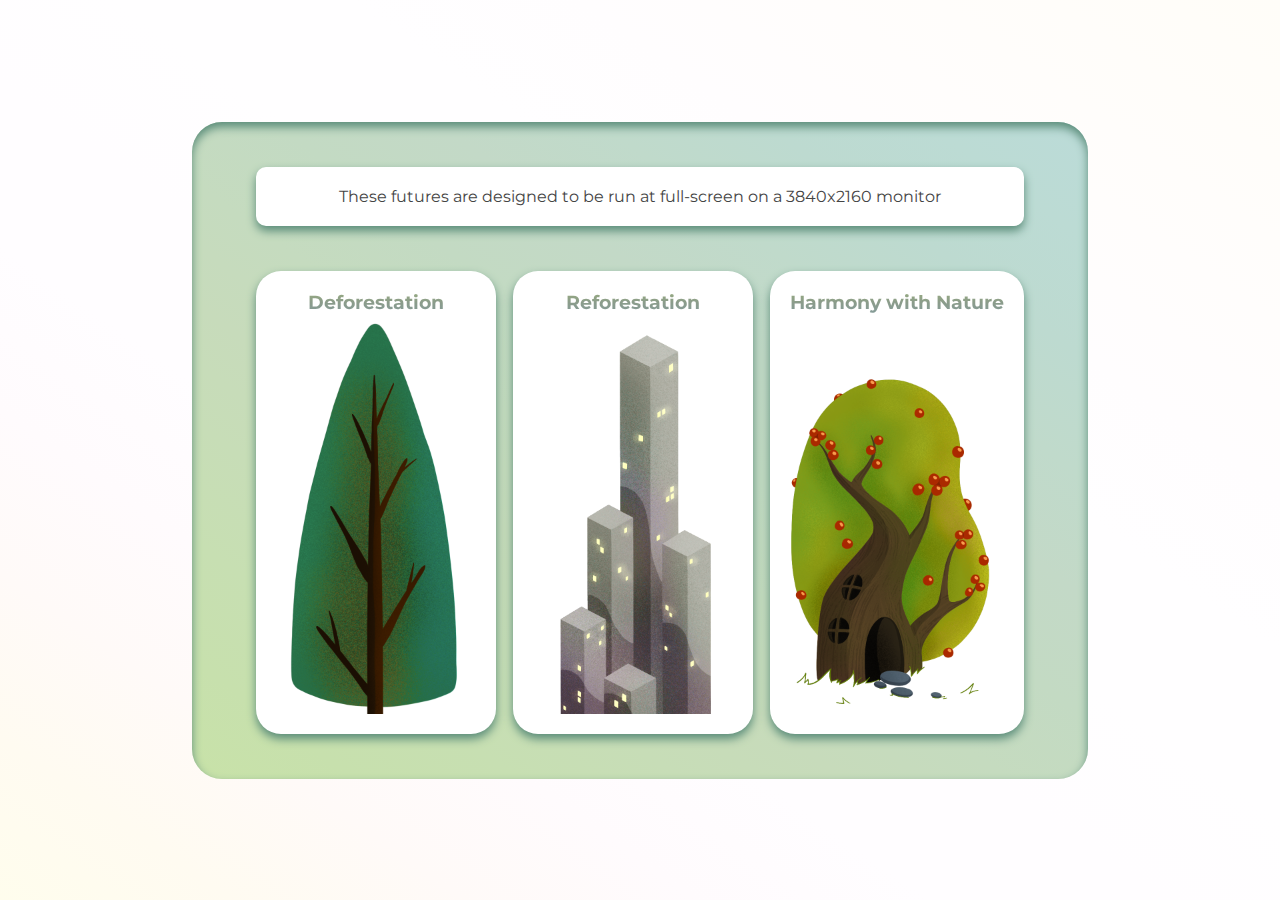
<file: index.html>
<!DOCTYPE html>
<html>
    <head>
        <title>Dynamic Rainforest</title>

        <style>
            @import url('https://fonts.googleapis.com/css2?family=Montserrat:wght@200;500;600&display=swap');

            :root {
                --shadow-colour: #5a8c79;
                --shadow: 0 5px 10px 0 var(--shadow-colour);
                --shadow-hover: 0 10px 10px 0 var(--shadow-colour);
            }

            * {
                box-sizing: border-box;
                margin: 0;
                padding: 0;
            }
            
            body {
                display: flex;
                align-items: center;
                justify-content: center;
                width: 100vw;
                height: 100vh;
                background-image: linear-gradient(to right top, #fffded, #fffbf1, #fffaf8, #fffbfd, #fffdff, #fffdff, #fffeff, #fffeff, #fffdfe, #fffdfc, #fffdfa, #fffdf8);
            }

            a {
                text-decoration: none;
                /* color: #444; */
            }

            h3 {
                background: -webkit-linear-gradient(#98ac7f, #8b9c8b, #849b99);
                -webkit-background-clip: text;
                -webkit-text-fill-color: transparent;
            }

            img {
                max-width: 200px;
            }

            .container {
                display: flex;
                justify-content: space-between;
                flex-wrap: wrap;
                margin: auto;
                width: 70%;
                min-width: 600px;
                border-radius: 30px;
                padding: 5vh 5vw;
                box-shadow: var(--shadow) inset;
                background-image: linear-gradient(to right top, #c8e2a8, #c7e0ad, #c7dfb2, #c7ddb7, #c7dbbb, #c5dbbf, #c3dac3, #c3d9c7, #c0dacb, #bddad0, #bcdbd4, #bbdbd8);
            }

            .future-link {
                position: relative;
                top: 0px;
                display: flex;
                flex-direction: column;
                /* width: 30%; */
                height: 100%;
                padding: 20px;
                border-radius: 25px;
                box-shadow: var(--shadow);
                font-family: 'Montserrat', sans-serif;
                transition: .2s;
                background-color: #fff;
                text-align: center;
            }

            .future-link:hover {
                box-shadow: var(--shadow-hover);
                top: -5px;
                /* transform: translate(0px -5px); */
            }

            p {
                width: 100%;
                background-color: transparent;
                padding: 20px 40px;
                border-radius: 10px;
                background-color: #fff;
                margin-bottom: 5vh;
                box-shadow: var(--shadow);
                font-family: 'Montserrat', sans-serif;
                color: #444;
                text-align: center;
            }
        </style>
    </head>
    <body>
        <div class="container">
            <p>These futures are designed to be run at full-screen on a 3840x2160 monitor</p>
            <a href="deforest.html">
                <div class="future-link">
                    <h3>Deforestation</h3>
                    <img src="img/tree4.png" />
                </div>
            </a>
    
            <a href="reforest.html">
                <div class="future-link">
                    <h3>Reforestation</h3>
                    <img src="img/city1.png" />
                </div>
            </a>
    
            <a href="harmony.html">
                <div class="future-link">
                    <h3>Harmony with Nature</h3>
                    <img src="img/house2.png" />
                </div>
            </a>
        </div>
    </body>
</html>
</file>
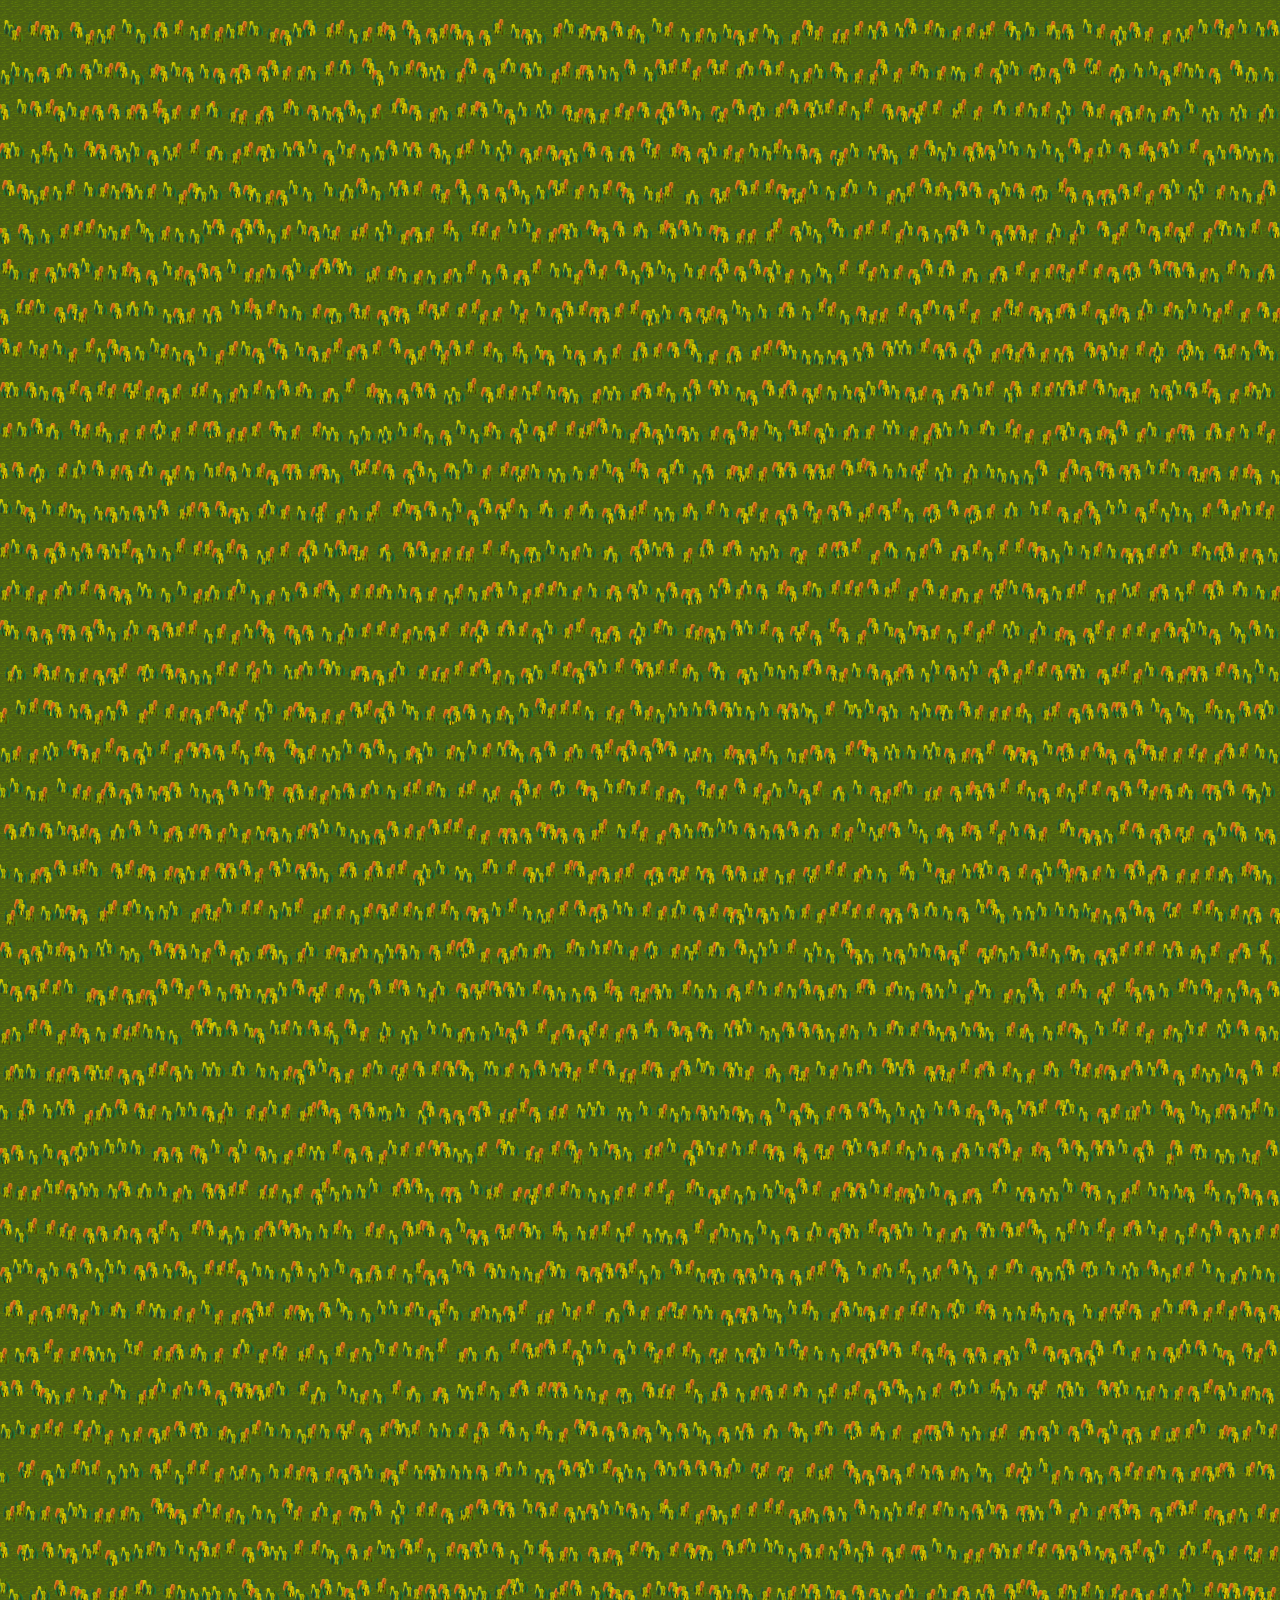
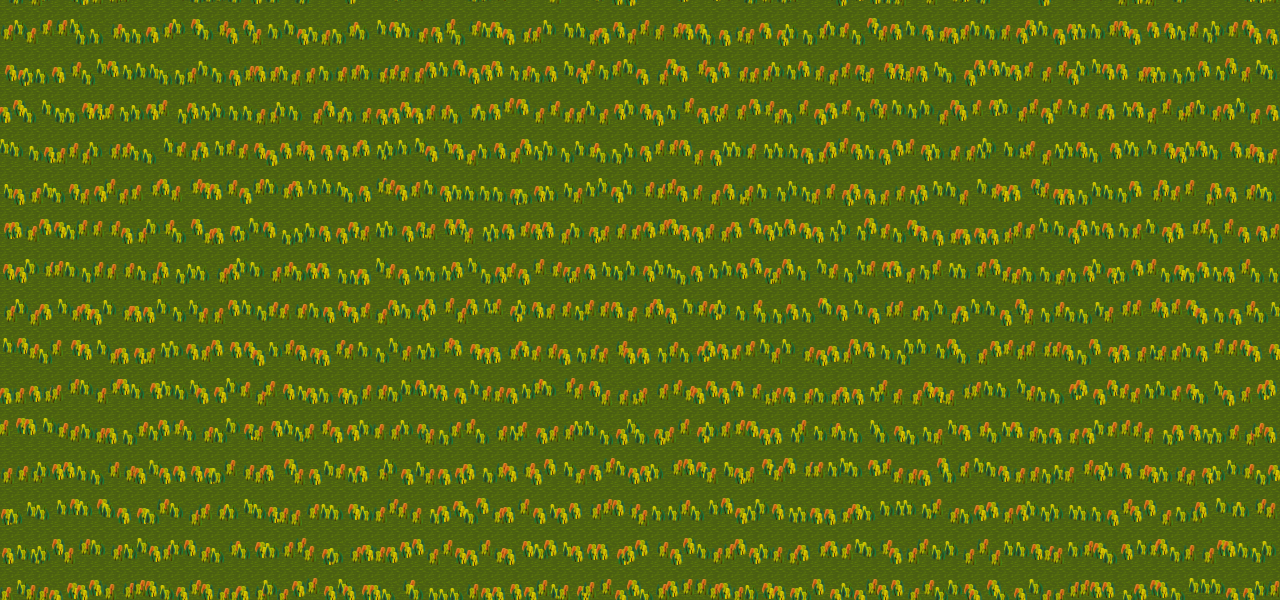
<file: deforest.html>
<!DOCTYPE html>
<html>
    <head>
        <title>Dynamic Rainforest</title>

        <link rel="stylesheet" href="style.css" />

        <style>
            :root {
                --grid-width: 500px;
                --grid-height: 5000px;

                --cell-size: 40px;

                --grow-duration: 10s;
            }

            grid-cell {
                transition: 0s;
            }

            grid-cell > img {
                animation: none;
            }
        </style>
    </head>
    <body>
        <div id="fader"></div>
        <div id="overlay"></div>

        <!-- development -->
        <!-- <grid-container rows="30", cols="30" future="deforest"></grid-container> -->

        <!-- production -->
        <grid-container rows="55", cols="96", future="deforest"></grid-container>
        
        <script src="./elements/grid-cell.js"></script>
        <script src="./elements/grid.js"></script>
    </body>
</html>
</file>
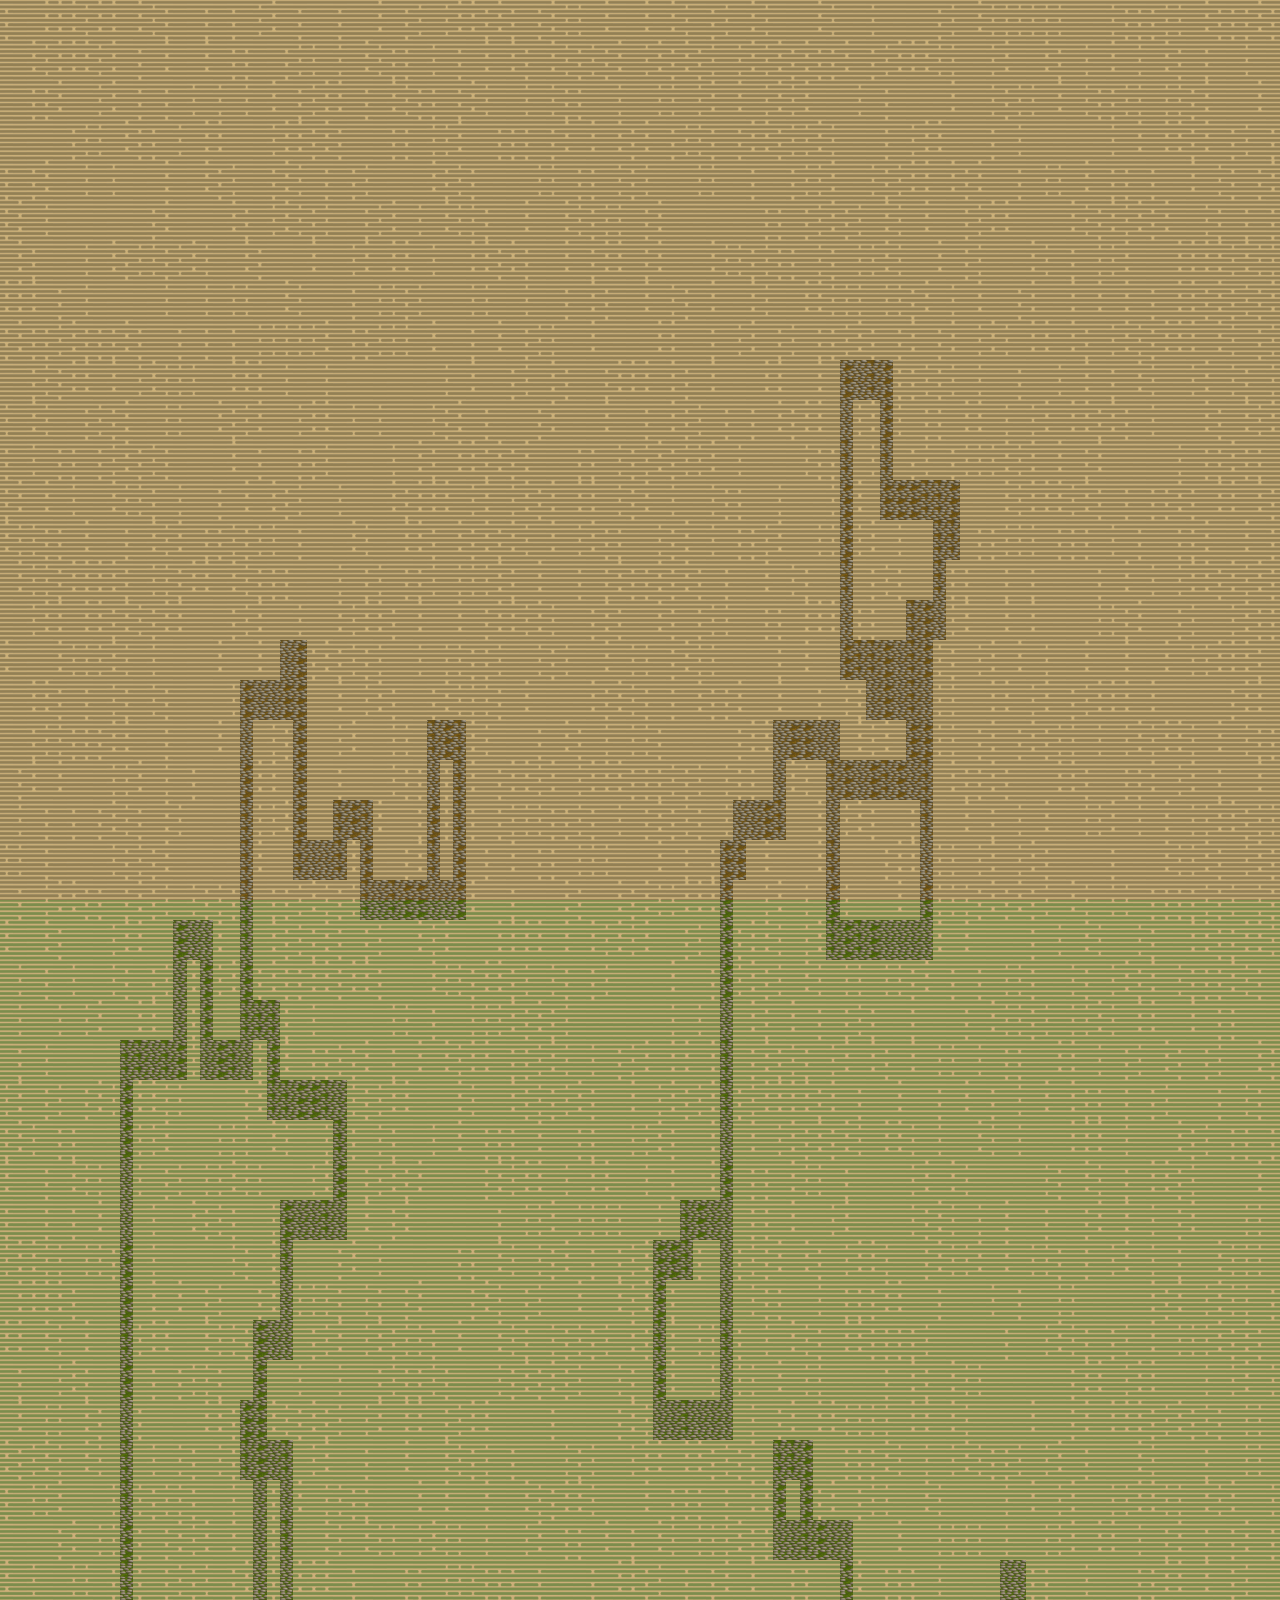
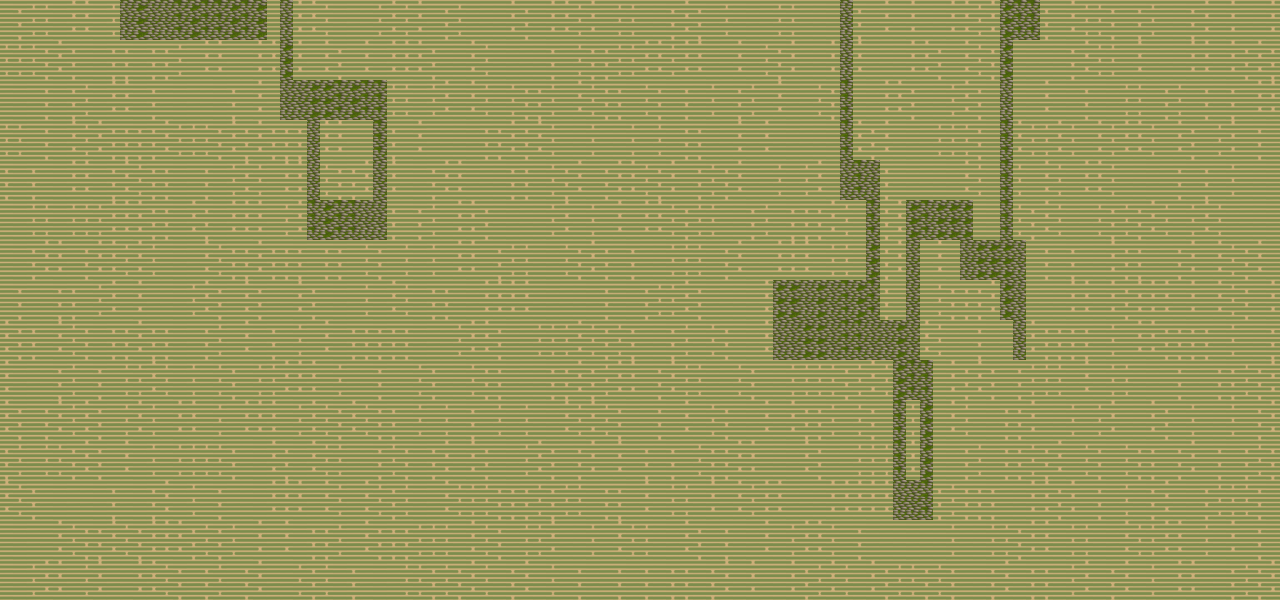
<file: harmony.html>
<!DOCTYPE html>
<html>
    <head>
        <title>Dynamic Rainforest</title>

        <link rel="stylesheet" href="style.css" />

        <style>
            :root {
                --grid-width: 500px;
                --grid-height: 5000px;

                --cell-size: 40px;

                --grow-duration: 10s;
            }
        </style>
    </head>
    <body>
        <div id="fader"></div>
        <div id="overlay"></div>

        <!-- development -->
        <!-- <grid-container rows="30", cols="30" future="harmony"></grid-container> -->

        <!-- production -->
        <grid-container rows="55", cols="96", future="harmony"></grid-container>
        
        <script src="./elements/grid-cell.js"></script>
        <script src="./elements/grid.js"></script>
    </body>
</html>
</file>
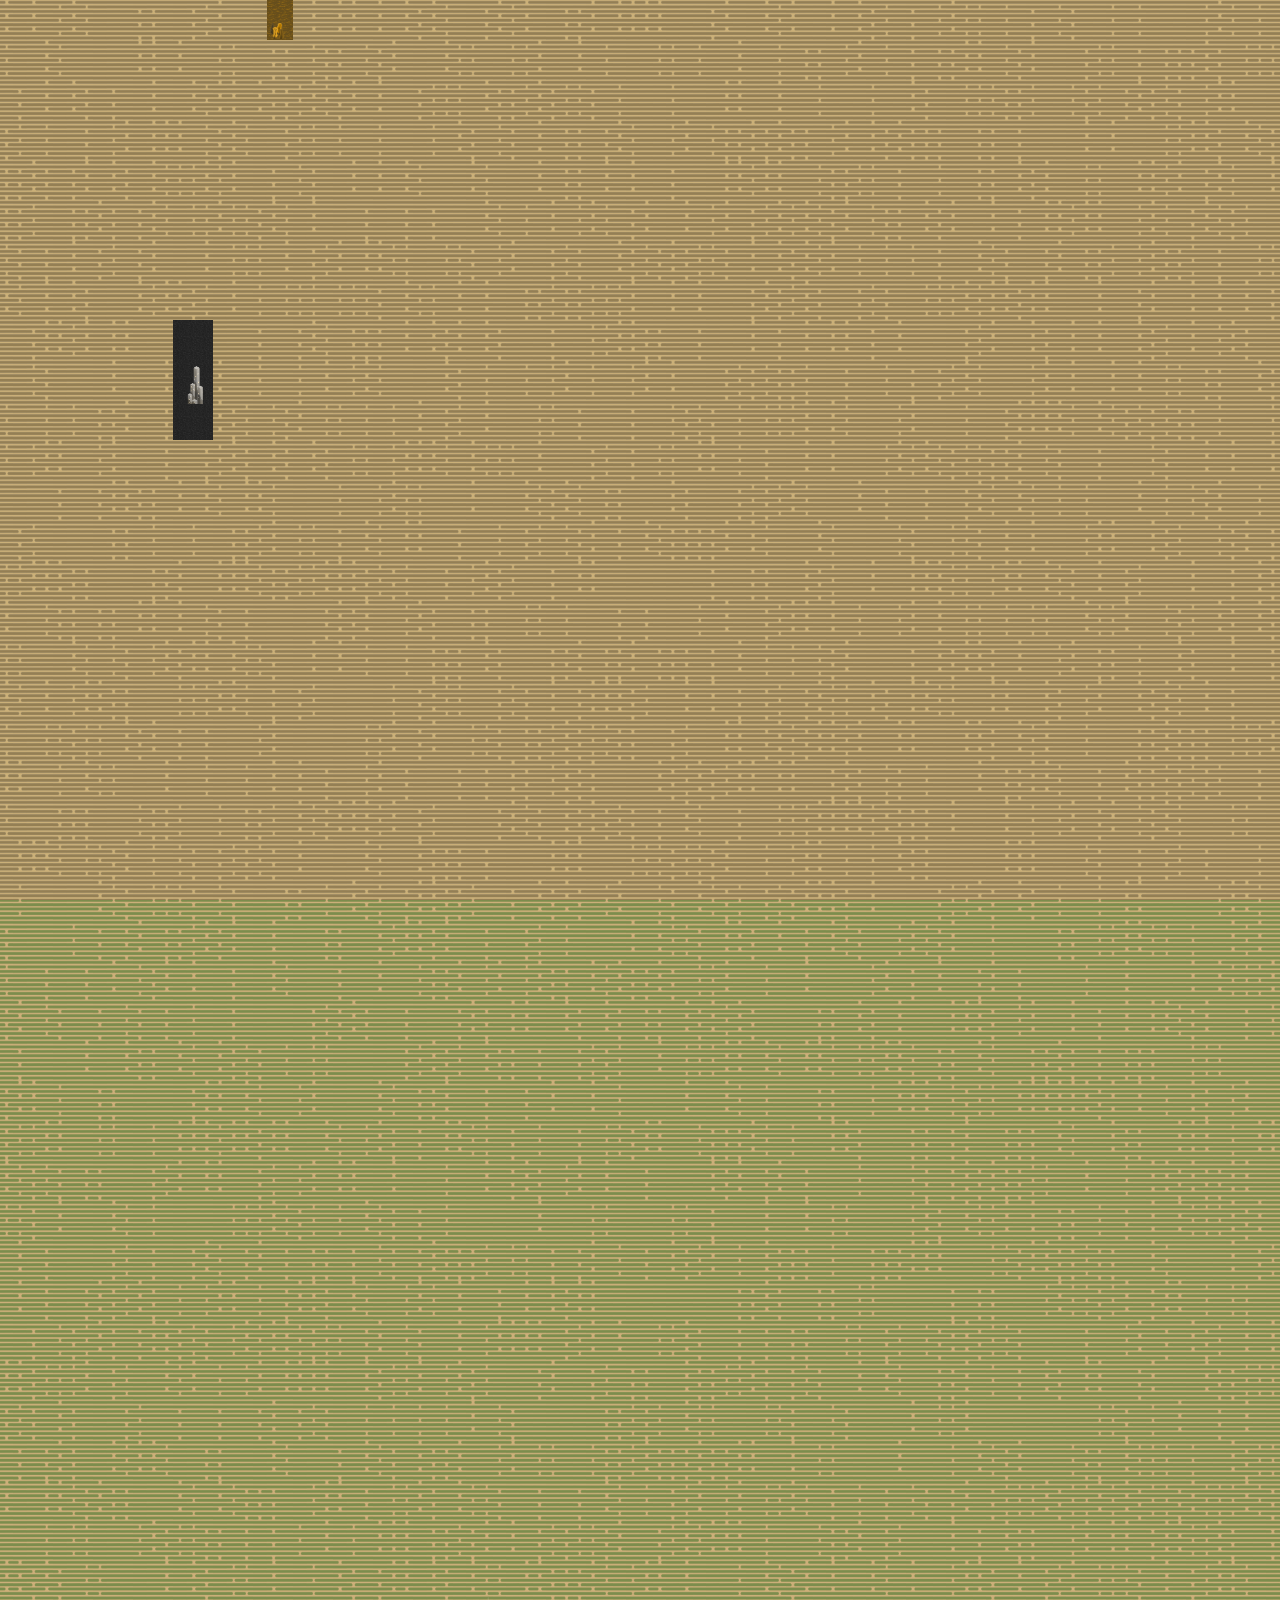
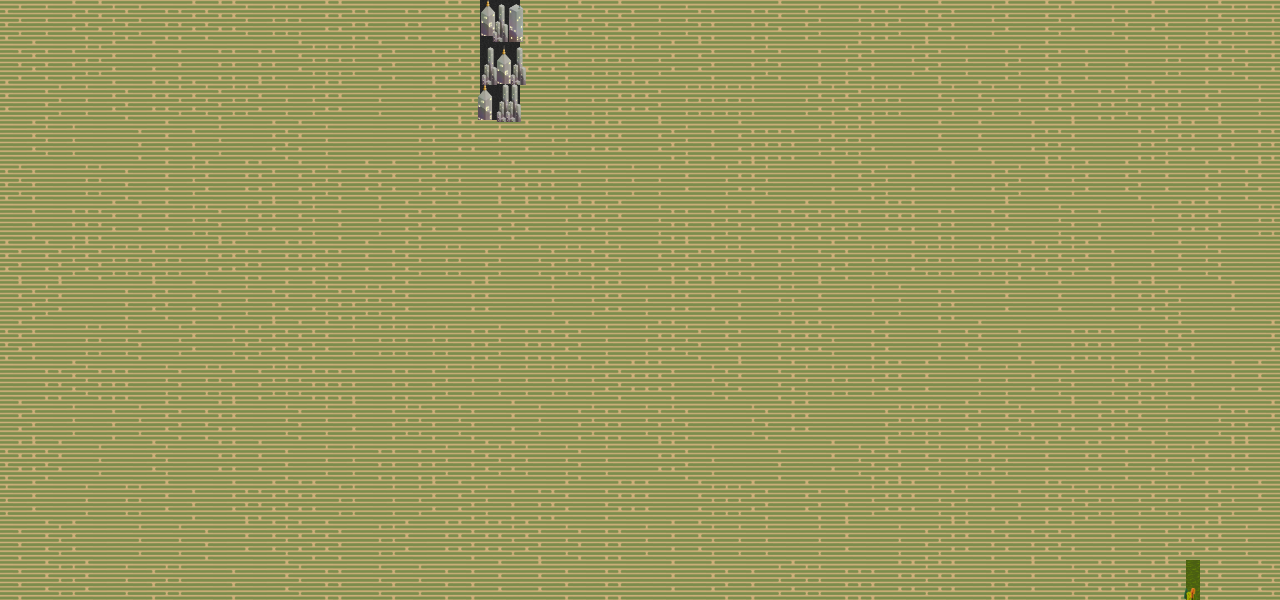
<file: reforest.html>
<!DOCTYPE html>
<html>
    <head>
        <title>Dynamic Rainforest</title>

        <link rel="stylesheet" href="style.css" />

        <style>
            :root {
                --grid-width: 500px;
                --grid-height: 5000px;

                --cell-size: 40px;

                --grow-duration: 10s;
            }
        </style>
    </head>
    <body>
        <div id="fader"></div>
        <div id="overlay"></div>

        <!-- development -->
        <!-- <grid-container rows="25", cols="35", future="reforest"></grid-container> -->

        <!-- production -->
        <grid-container rows="55", cols="96", future="reforest"></grid-container>
        
        <script src="./elements/grid-cell.js"></script>
        <script src="./elements/grid.js"></script>
    </body>
</html>
</file>
<file: style.css>
* {
    box-sizing: border-box;
    margin: 0;
    padding: 0;
}

body {
    background-color: rgb(113, 121, 85);
    overflow: hidden;
}

/* img {
    z-index: 10;
    position: absolute;
    bottom: var(--imgOffsetY);
    left: var(--imgOffsetX);
    width: var(--imgWidth);
} */

grid-container {
    display: flex;
    flex-direction: column;
    /* border: solid 2px black; */
    /* background-color: rgb(128, 190, 13); */
    overflow: hidden;
}

grid-cell {
    position: relative;
    display: block;
    height: var(--cell-size);
    width: var(--cell-size);
    overflow: visible;
    /* border: 1px solid white; */
    transition: 10s;
    background-size: 100%;
}

grid-cell > img {
    z-index: 10;
    position: absolute;
    bottom: var(--imgOffsetY);
    left: var(--imgOffsetX);
    /* width: 100%; */
    width: var(--imgWidth);
    pointer-events: none;
    animation: grow var(--grow-duration) ease-out;
}

@keyframes grow {
    /* from {scale: .01;}
    to {scale: 1;} */
    from {width: 1px;}
    to {width: var(--imgWidth);}
}

#overlay {
    position: absolute;
    top: 0;
    left: 0;
    width: 100vw;
    height: 100vh;
    background-color: #e0c285;
    z-index: 100;
    mix-blend-mode: hue;
    opacity: 0;
}

.fadeAll {
    /* opacity: 0;
    transition: 2s; */
    opacity: 1;
}

#fader {
    position: absolute;
    width: 100vw;
    height: 100vh;
    top: 0;
    left: 0;
    background-color: #fff;
    transition: 2s;
    opacity: 1;
    z-index: 200;
}

.row {
    display: flex;

}

.active {
    border: 2px solid rgb(72, 130, 255);
    /* background-color: blue; */
}

.active2 {
    border: 2px solid red;
}

.barren {
    background-color: grey;
}

.townCentre {
    background-color: black;
}
</file>
